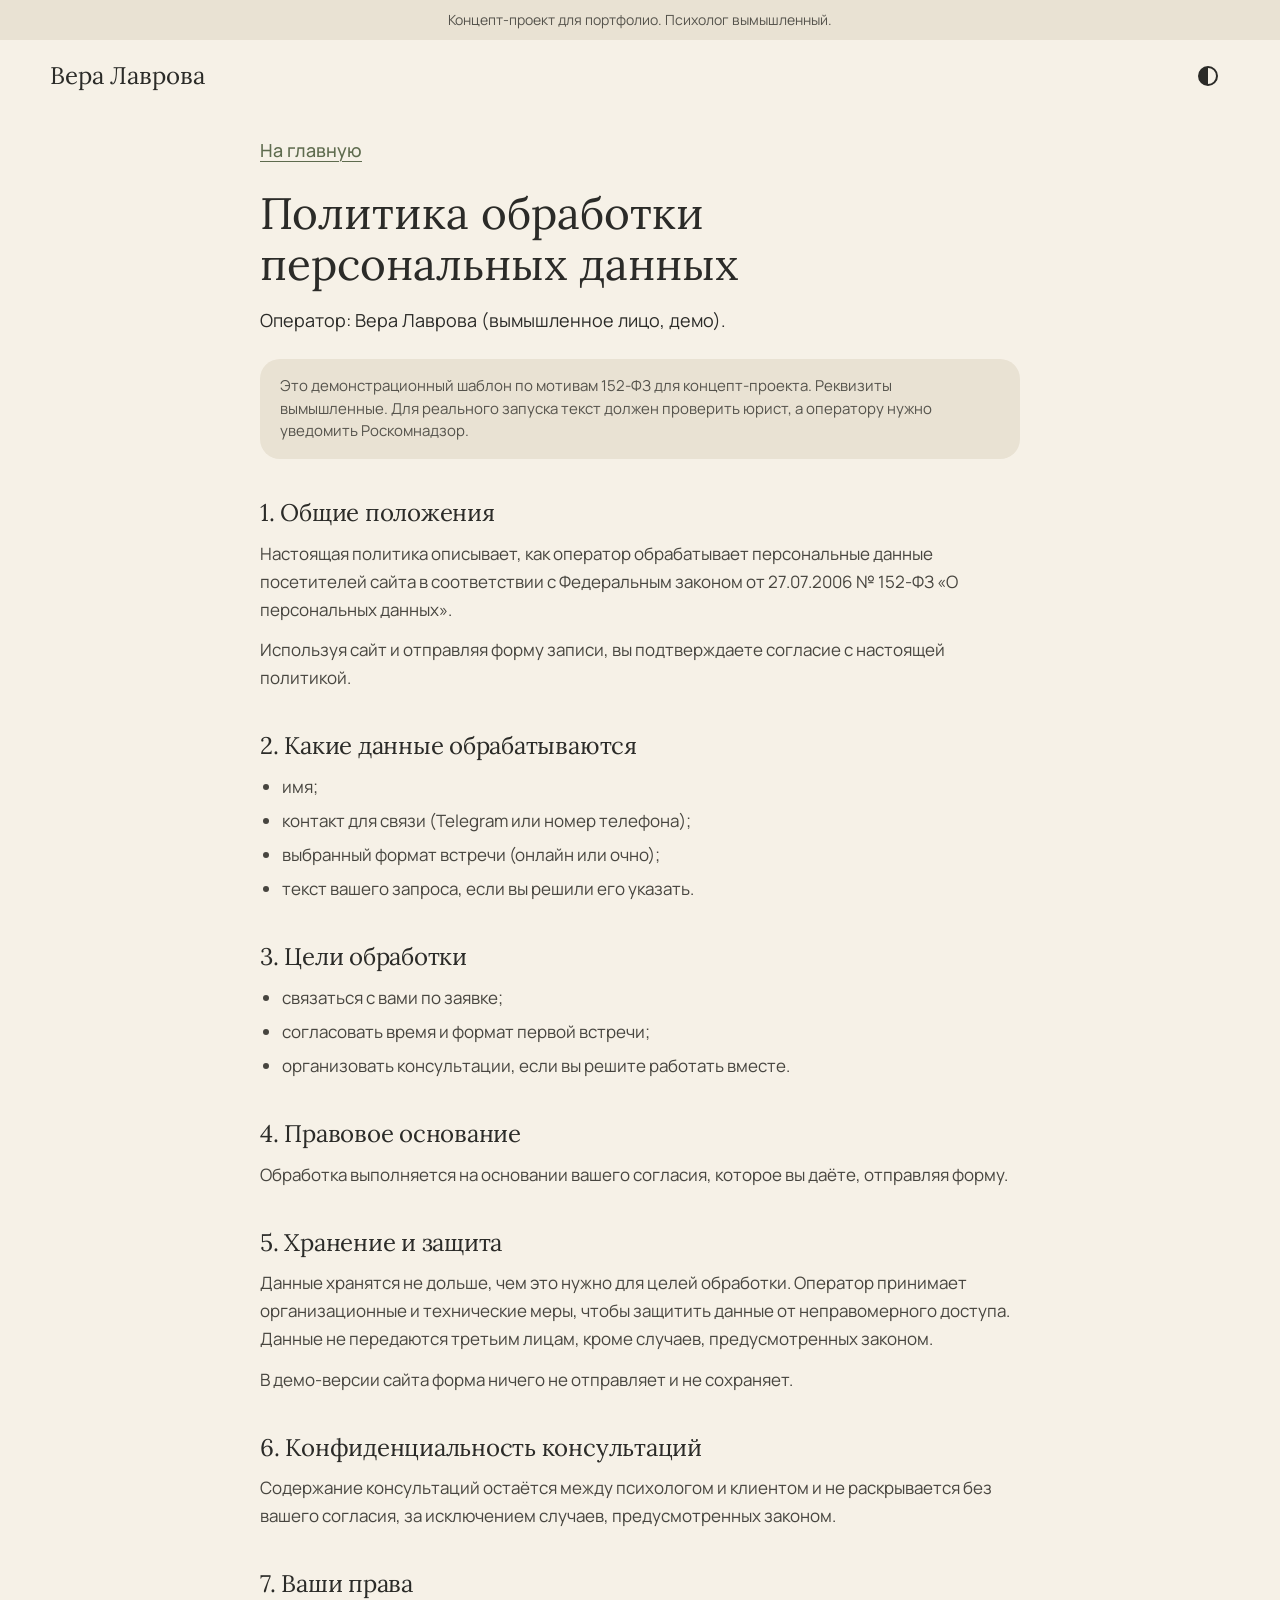
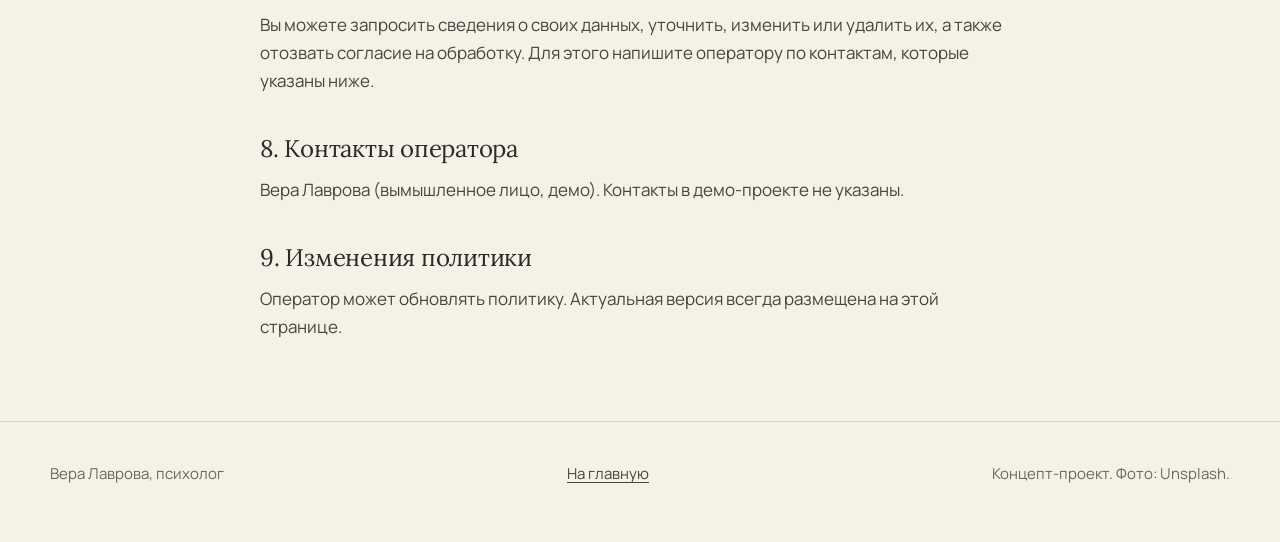
<file: privacy.html>
<!doctype html>
<html lang="ru">
<head>
  <meta charset="utf-8">
  <meta name="viewport" content="width=device-width, initial-scale=1">
  <title>Политика обработки персональных данных. Вера Лаврова</title>
  <meta name="description" content="Демо-шаблон политики обработки персональных данных для концепт-проекта.">
  <meta name="robots" content="noindex">
  <meta name="theme-color" content="#F6F1E7">
  <link rel="icon" href="data:image/svg+xml,%3Csvg xmlns='http://www.w3.org/2000/svg' viewBox='0 0 64 64'%3E%3Ccircle cx='32' cy='32' r='32' fill='%235E6B4E'/%3E%3Ctext x='32' y='43' font-size='34' text-anchor='middle' fill='%23FFFDF8' font-family='Georgia,serif'%3E%D0%92%3C/text%3E%3C/svg%3E">
  <link rel="preconnect" href="https://fonts.googleapis.com">
  <link rel="preconnect" href="https://fonts.gstatic.com" crossorigin>
  <link href="https://fonts.googleapis.com/css2?family=Lora:ital,wght@0,400;1,400&family=Manrope:wght@400;500;600&display=swap" rel="stylesheet">
  <link rel="stylesheet" href="styles.css">
  <script>
    (function () {
      var d = document.documentElement;
      d.classList.add('js');
      try {
        var t = localStorage.getItem('theme');
        if (t === 'dark' || t === 'light') d.setAttribute('data-theme', t);
      } catch (e) {}
    })();
  </script>
</head>
<body>
  <div class="strip">Концепт-проект для портфолио. Психолог вымышленный.</div>

  <header class="site-header">
    <div class="container header-row">
      <a class="logo" href="index.html" aria-label="Вера Лаврова, на главную">Вера Лаврова</a>
      <div class="header-actions">
        <button class="theme-toggle" type="button" aria-label="Переключить тему оформления" data-theme-toggle>
          <span class="tt-dot" aria-hidden="true"></span>
        </button>
      </div>
    </div>
  </header>

  <main class="container doc">
    <a class="link-quiet back-link" href="index.html">На главную</a>
    <h1>Политика обработки персональных данных</h1>
    <p class="lead">Оператор: Вера Лаврова (вымышленное лицо, демо).</p>

    <div class="doc-warn">Это демонстрационный шаблон по мотивам 152-ФЗ для концепт-проекта. Реквизиты вымышленные. Для реального запуска текст должен проверить юрист, а оператору нужно уведомить Роскомнадзор.</div>

    <h2>1. Общие положения</h2>
    <p>Настоящая политика описывает, как оператор обрабатывает персональные данные посетителей сайта в соответствии с Федеральным законом от 27.07.2006 № 152-ФЗ «О персональных данных».</p>
    <p>Используя сайт и отправляя форму записи, вы подтверждаете согласие с настоящей политикой.</p>

    <h2>2. Какие данные обрабатываются</h2>
    <ul>
      <li>имя;</li>
      <li>контакт для связи (Telegram или номер телефона);</li>
      <li>выбранный формат встречи (онлайн или очно);</li>
      <li>текст вашего запроса, если вы решили его указать.</li>
    </ul>

    <h2>3. Цели обработки</h2>
    <ul>
      <li>связаться с вами по заявке;</li>
      <li>согласовать время и формат первой встречи;</li>
      <li>организовать консультации, если вы решите работать вместе.</li>
    </ul>

    <h2>4. Правовое основание</h2>
    <p>Обработка выполняется на основании вашего согласия, которое вы даёте, отправляя форму.</p>

    <h2>5. Хранение и защита</h2>
    <p>Данные хранятся не дольше, чем это нужно для целей обработки. Оператор принимает организационные и технические меры, чтобы защитить данные от неправомерного доступа. Данные не передаются третьим лицам, кроме случаев, предусмотренных законом.</p>
    <p>В демо-версии сайта форма ничего не отправляет и не сохраняет.</p>

    <h2>6. Конфиденциальность консультаций</h2>
    <p>Содержание консультаций остаётся между психологом и клиентом и не раскрывается без вашего согласия, за исключением случаев, предусмотренных законом.</p>

    <h2>7. Ваши права</h2>
    <p>Вы можете запросить сведения о своих данных, уточнить, изменить или удалить их, а также отозвать согласие на обработку. Для этого напишите оператору по контактам, которые указаны ниже.</p>

    <h2>8. Контакты оператора</h2>
    <p>Вера Лаврова (вымышленное лицо, демо). Контакты в демо-проекте не указаны.</p>

    <h2>9. Изменения политики</h2>
    <p>Оператор может обновлять политику. Актуальная версия всегда размещена на этой странице.</p>
  </main>

  <footer class="site-footer">
    <div class="container footer-row">
      <span>Вера Лаврова, психолог</span>
      <a href="index.html">На главную</a>
      <span>Концепт-проект. Фото: Unsplash.</span>
    </div>
  </footer>

  <script src="script.js"></script>
</body>
</html>
</file>
<file: styles.css>
/* Вера Лаврова, психолог. Демо-проект: персонаж вымышленный.
   Одна палитра, один акцент (шалфей). Скругления: кнопки и переключатели - таблетка,
   карточки и фото - 20-24px, поля - 14px. Тени и градиенты не используются. */

:root {
  --bg: #F6F1E7;
  --card: #FFFDF8;
  --strip-bg: #E9E2D3;
  --strip-text: #55534C;
  --text: #2B2B28;
  --text-2: #47453F;
  --muted: #6A675E;
  --accent: #5E6B4E;
  --accent-hover: #4E5A40;
  --on-accent: #FFFDF8;
  --photo-bg: #D9D4C3;
  --line: #DDD6C6;
  --field-border: #8C887B;
  --error: #9B3B2E;

  --font-head: "Lora", Georgia, "Times New Roman", serif;
  --font-body: "Manrope", system-ui, -apple-system, "Segoe UI", sans-serif;

  --gutter: 24px;
  --section-y: clamp(64px, 9vw, 100px);
  --header-h: 72px;
  color-scheme: light;
}

/* Светлая тема по умолчанию. Тёмная включается только выбором пользователя (запоминается). */
:root[data-theme="dark"] {
  --bg: #1E201B;
  --card: #272A23;
  --strip-bg: #2A2C25;
  --strip-text: #BDBAAE;
  --text: #EEEADF;
  --text-2: #D3CFC2;
  --muted: #A9A79B;
  --accent: #A8B88E;
  --accent-hover: #BDCBA5;
  --on-accent: #1E201B;
  --photo-bg: #2E3029;
  --line: #3A3D34;
  --field-border: #85836F;
  --error: #E59A8B;
  color-scheme: dark;
}

*, *::before, *::after { box-sizing: border-box; }

html {
  -webkit-text-size-adjust: 100%;
  scroll-padding-top: calc(var(--header-h) + 16px);
}

@media (prefers-reduced-motion: no-preference) {
  html { scroll-behavior: smooth; }
}

body {
  margin: 0;
  background: var(--bg);
  color: var(--text);
  font-family: var(--font-body);
  font-size: 17px;
  line-height: 1.6;
  font-weight: 400;
  overflow-x: hidden;
  -webkit-font-smoothing: antialiased;
}

@media (min-width: 768px) {
  body { font-size: 18px; }
}

img { display: block; max-width: 100%; height: auto; }
a { color: inherit; }
p { margin: 0; }

h1, h2, h3 {
  font-family: var(--font-head);
  font-weight: 400;
  margin: 0;
  color: var(--text);
}

h2 {
  font-size: clamp(28px, 4vw, 36px);
  line-height: 1.2;
  letter-spacing: -0.01em;
}

.container {
  width: min(100% - 2 * var(--gutter), 1180px);
  margin-inline: auto;
}

.section { padding-block: var(--section-y); }
.section > .container > h2 { margin-bottom: clamp(28px, 4vw, 44px); }

.skip-link {
  position: absolute;
  left: 16px;
  top: -80px;
  background: var(--accent);
  color: var(--on-accent);
  padding: 12px 20px;
  border-radius: 999px;
  font-weight: 600;
  text-decoration: none;
  z-index: 100;
}
.skip-link:focus { top: 12px; }

:focus-visible {
  outline: 3px solid var(--accent);
  outline-offset: 3px;
  border-radius: 6px;
}

/* ---------- Плашка ---------- */
.strip {
  background: var(--strip-bg);
  color: var(--strip-text);
  font-size: 14px;
  line-height: 1.4;
  text-align: center;
  padding: 10px var(--gutter);
}

/* ---------- Шапка ---------- */
.site-header {
  position: sticky;
  top: 0;
  z-index: 50;
  background: var(--bg);
}

.header-row {
  height: var(--header-h);
  display: flex;
  align-items: center;
  justify-content: space-between;
  gap: 16px;
}

.logo {
  font-family: var(--font-head);
  font-size: 24px;
  line-height: 1;
  text-decoration: none;
  color: var(--text);
  white-space: nowrap;
}

.header-actions { display: flex; align-items: center; gap: 8px; }

.nav { display: none; }

.nav-list {
  list-style: none;
  margin: 0;
  padding: 0;
  display: flex;
  align-items: center;
  gap: 32px;
}

.nav-list a:not(.btn) {
  text-decoration: none;
  font-size: 16px;
  font-weight: 500;
  color: var(--text);
  padding-block: 8px;
  transition: color 0.2s ease;
}
.nav-list a:not(.btn):hover { color: var(--accent); }

.theme-toggle,
.burger {
  width: 44px;
  height: 44px;
  display: inline-grid;
  place-items: center;
  border: 0;
  background: transparent;
  color: var(--text);
  border-radius: 999px;
  cursor: pointer;
  padding: 0;
  transition: background-color 0.2s ease;
}
.theme-toggle:hover,
.burger:hover { background: var(--strip-bg); }

.theme-toggle .tt-dot {
  width: 20px;
  height: 20px;
  border-radius: 50%;
  border: 2px solid currentColor;
  background: linear-gradient(90deg, currentColor 50%, transparent 50%);
}

.burger-lines,
.burger-lines::before,
.burger-lines::after {
  display: block;
  width: 22px;
  height: 2px;
  background: currentColor;
  border-radius: 2px;
  transition: transform 0.3s cubic-bezier(0.16, 1, 0.3, 1), opacity 0.2s ease;
}
.burger-lines { position: relative; }
.burger-lines::before,
.burger-lines::after { content: ""; position: absolute; left: 0; }
.burger-lines::before { top: -7px; }
.burger-lines::after { top: 7px; }
.burger[aria-expanded="true"] .burger-lines { background: transparent; }
.burger[aria-expanded="true"] .burger-lines::before { transform: translateY(7px) rotate(45deg); }
.burger[aria-expanded="true"] .burger-lines::after { transform: translateY(-7px) rotate(-45deg); }

/* мобильное меню */
@media (max-width: 959px) {
  .nav {
    position: absolute;
    left: 0;
    right: 0;
    top: 100%;
    background: var(--bg);
    padding: 8px var(--gutter) 28px;
    border-bottom: 1px solid var(--line);
  }
  .nav.is-open { display: block; }
  .nav-list { flex-direction: column; align-items: stretch; gap: 0; }
  .nav-list li { border-bottom: 1px solid var(--line); }
  .nav-list li:last-child { border-bottom: 0; padding-top: 20px; }
  .nav-list a:not(.btn) { display: block; font-size: 19px; padding-block: 16px; }
  .nav-list .btn { width: 100%; }
}

@media (min-width: 960px) {
  .nav { display: block; }
  .burger { display: none; }
  .header-row { gap: 32px; }
  .nav-list { gap: 28px; }
  .header-actions { order: 3; }
  .header-row .nav { order: 2; margin-left: auto; }
}

/* ---------- Кнопки ---------- */
.btn {
  display: inline-flex;
  align-items: center;
  justify-content: center;
  gap: 8px;
  font-family: var(--font-body);
  font-size: 17px;
  font-weight: 600;
  line-height: 1.2;
  text-decoration: none;
  white-space: nowrap;
  background: var(--accent);
  color: var(--on-accent);
  border: 0;
  border-radius: 999px;
  padding: 18px 30px;
  cursor: pointer;
  transition: background-color 0.2s ease, transform 0.2s cubic-bezier(0.16, 1, 0.3, 1);
}
.btn:hover { background: var(--accent-hover); }
.btn:active { transform: scale(0.98); }
.btn[disabled] { opacity: 0.7; cursor: progress; }
.btn-sm { padding: 12px 24px; font-size: 16px; }

.link-quiet {
  color: var(--accent);
  font-weight: 500;
  text-decoration: underline;
  text-underline-offset: 4px;
  text-decoration-thickness: 1px;
  transition: color 0.2s ease;
}
.link-quiet:hover { color: var(--accent-hover); }

/* ---------- Первый экран ---------- */
.hero { padding-block: 24px clamp(56px, 8vw, 88px); }

.hero-grid {
  display: grid;
  grid-template-columns: minmax(0, 1fr);
  gap: 40px;
  align-items: center;
}

.eyebrow {
  font-size: 14px;
  line-height: 1.4;
  letter-spacing: 0.08em;
  text-transform: uppercase;
  color: var(--accent);
  font-weight: 500;
  margin-bottom: 20px;
}

.hero h1 {
  font-size: clamp(36px, 8.6vw, 60px);
  line-height: 1.08;
  letter-spacing: -0.015em;
  margin-bottom: 24px;
}

.hero h1 em {
  font-style: italic;
  color: var(--accent);
  display: inline-block;
  padding-bottom: 0.1em;
}

.hero-sub {
  font-size: clamp(18px, 2.4vw, 20px);
  line-height: 1.55;
  color: var(--text-2);
  max-width: 34em;
  margin-bottom: 32px;
}

.hero-cta {
  display: flex;
  flex-wrap: wrap;
  align-items: center;
  gap: 20px 28px;
  margin-bottom: 24px;
}

.hero-meta { font-size: 15px; color: var(--muted); }

.hero-photo {
  margin: 0;
  background: var(--photo-bg);
  border-radius: 220px 220px 24px 24px;
  overflow: hidden;
  aspect-ratio: 4 / 5;
  max-height: 540px;
  width: 100%;
}
.hero-photo img { width: 100%; height: 100%; object-fit: cover; }

@media (min-width: 900px) {
  .hero { padding-top: 40px; }
  .hero-grid { grid-template-columns: minmax(0, 1.15fr) minmax(0, 0.85fr); gap: 72px; }
  .hero-photo { aspect-ratio: auto; height: 540px; max-height: none; }
}

@media (max-width: 899px) {
  .hero-photo { max-width: 460px; margin-inline: auto; border-radius: 200px 200px 24px 24px; }
}

@media (max-width: 480px) {
  .hero-cta .btn { width: 100%; padding-inline: 16px; font-size: 16px; }
  .hero-photo { border-radius: 160px 160px 24px 24px; }
}

/* ---------- Карточки ---------- */
.card {
  background: var(--card);
  border-radius: 20px;
  padding: 28px;
}

.cards-3 {
  list-style: none;
  margin: 0;
  padding: 0;
  display: grid;
  grid-template-columns: minmax(0, 1fr);
  gap: 16px;
}
.cards-3 .card { font-size: 18px; line-height: 1.5; color: var(--text); }

@media (min-width: 640px) {
  .cards-3 { grid-template-columns: repeat(2, minmax(0, 1fr)); gap: 24px; }
}
@media (min-width: 1000px) {
  .cards-3 { grid-template-columns: repeat(3, minmax(0, 1fr)); }
  .cards-3 .card { min-height: 128px; }
}

.note {
  margin-top: 32px;
  color: var(--text-2);
  max-width: 36em;
}

/* ---------- Обо мне ---------- */
.about-grid {
  display: grid;
  grid-template-columns: minmax(0, 1fr);
  gap: 40px;
}

.about-photo {
  margin: 0;
  background: var(--photo-bg);
  border-radius: 24px;
  overflow: hidden;
  aspect-ratio: 4 / 3;
}
.about-photo img { width: 100%; height: 100%; object-fit: cover; }

.about-grid h2 { margin-bottom: 24px; }

.about-text { font-size: clamp(18px, 2.4vw, 20px); line-height: 1.6; color: var(--text-2); max-width: 36em; }
.about-text strong { font-weight: 600; color: var(--text); }

.facts {
  margin: 36px 0 0;
  padding: 0;
  display: grid;
  grid-template-columns: minmax(0, 1fr);
  gap: 20px 32px;
}
.facts div { border-top: 1px solid var(--line); padding-top: 14px; }
.facts dt { font-size: 14px; color: var(--muted); margin-bottom: 4px; }
.facts dd { margin: 0; font-size: 17px; line-height: 1.45; color: var(--text); }

@media (min-width: 560px) {
  .facts { grid-template-columns: repeat(2, minmax(0, 1fr)); }
}
@media (min-width: 900px) {
  .about-grid { grid-template-columns: minmax(0, 0.9fr) minmax(0, 1.1fr); gap: 72px; align-items: start; }
  .about-photo { aspect-ratio: 4 / 5; position: sticky; top: calc(var(--header-h) + 24px); }
}

/* ---------- Как проходит работа ---------- */
.steps {
  list-style: none;
  margin: 0;
  padding: 0;
  display: grid;
  grid-template-columns: minmax(0, 1fr);
  gap: 32px;
}
.step { border-top: 1px solid var(--accent); padding-top: 20px; }
.step-num {
  display: block;
  font-family: var(--font-head);
  font-size: 32px;
  line-height: 1;
  color: var(--accent);
  margin-bottom: 16px;
}
.step h3 { font-size: 22px; line-height: 1.25; margin-bottom: 10px; }
.step p { color: var(--text-2); font-size: 17px; line-height: 1.55; }

@media (min-width: 640px) {
  .steps { grid-template-columns: repeat(2, minmax(0, 1fr)); gap: 40px 32px; }
}
@media (min-width: 1000px) {
  .steps { grid-template-columns: repeat(4, minmax(0, 1fr)); gap: 32px; }
}

.pledge {
  margin-top: 48px;
  font-family: var(--font-head);
  font-style: italic;
  font-size: clamp(22px, 3vw, 28px);
  line-height: 1.35;
  color: var(--accent);
  padding-bottom: 4px;
}

/* ---------- Стоимость ---------- */
.prices {
  list-style: none;
  margin: 0;
  padding: 0;
  display: grid;
  grid-template-columns: minmax(0, 1fr);
  gap: 16px;
}
.price-card { padding: 32px 28px; }
.price-card h3 { font-family: var(--font-body); font-size: 18px; font-weight: 500; line-height: 1.4; color: var(--text-2); margin-bottom: 20px; }
.price {
  font-family: var(--font-head);
  font-size: clamp(40px, 6vw, 52px);
  line-height: 1.1;
  color: var(--text);
}
.price-sub { margin-top: 8px; font-size: 15px; color: var(--muted); }

@media (min-width: 720px) {
  .prices { grid-template-columns: repeat(2, minmax(0, 1fr)); gap: 24px; }
  .price-card { padding: 40px 36px; }
}

/* ---------- Отзывы ---------- */
.quotes {
  list-style: none;
  margin: 0;
  padding: 0;
  display: grid;
  grid-template-columns: minmax(0, 1fr);
  gap: 16px;
}
.quote { display: flex; flex-direction: column; justify-content: space-between; gap: 24px; margin: 0; }
.quote blockquote { margin: 0; font-family: var(--font-head); font-size: 20px; line-height: 1.5; color: var(--text); }
.quote figcaption { font-size: 15px; color: var(--muted); }
.quote figcaption b { color: var(--text-2); font-weight: 600; }

@media (min-width: 900px) {
  .quotes { grid-template-columns: repeat(2, minmax(0, 1fr)); gap: 24px; }
  .quote-lead { grid-row: span 2; padding: 40px; }
  .quote-lead blockquote { font-size: 28px; line-height: 1.4; }
}

.demo-note { margin-top: 24px; font-size: 14px; color: var(--muted); }

/* ---------- FAQ ---------- */
.faq { max-width: 820px; }
.faq details { border-bottom: 1px solid var(--line); }
.faq details:first-child { border-top: 1px solid var(--line); }
.faq summary {
  list-style: none;
  cursor: pointer;
  display: flex;
  justify-content: space-between;
  align-items: center;
  gap: 24px;
  padding-block: 22px;
  font-size: 19px;
  font-weight: 500;
  line-height: 1.4;
  color: var(--text);
}
.faq summary::-webkit-details-marker { display: none; }
.faq summary::after {
  content: "";
  flex: none;
  width: 12px;
  height: 12px;
  border-right: 2px solid var(--accent);
  border-bottom: 2px solid var(--accent);
  margin-top: -6px;
  transform: rotate(45deg);
  transition: transform 0.3s cubic-bezier(0.16, 1, 0.3, 1);
}
.faq details[open] summary::after { transform: rotate(225deg); }
.faq summary:hover { color: var(--accent); }
.faq .answer { padding: 0 48px 24px 0; color: var(--text-2); font-size: 17px; line-height: 1.6; }

/* ---------- Форма ---------- */
.form-wrap { max-width: 640px; }
.form-card { padding: 28px 24px; }
@media (min-width: 640px) { .form-card { padding: 44px; } }

.field { margin-bottom: 24px; }
.field label,
.field .label {
  display: block;
  font-size: 16px;
  font-weight: 600;
  color: var(--text);
  margin-bottom: 8px;
}
.field .opt { font-weight: 400; color: var(--muted); }

.input {
  width: 100%;
  font: inherit;
  font-size: 17px;
  line-height: 1.4;
  color: var(--text);
  background: var(--bg);
  border: 1.5px solid var(--field-border);
  border-radius: 14px;
  padding: 15px 16px;
  transition: border-color 0.2s ease;
}
.input::placeholder { color: var(--muted); opacity: 1; }
.input:focus { outline: 3px solid var(--accent); outline-offset: 1px; border-color: var(--accent); }
textarea.input { min-height: 132px; resize: vertical; }
.input[aria-invalid="true"] { border-color: var(--error); }

.help { margin-top: 6px; font-size: 14px; color: var(--muted); }
.error { margin-top: 6px; font-size: 15px; color: var(--error); font-weight: 500; }
.error:empty { display: none; }

.seg {
  display: grid;
  grid-template-columns: repeat(2, minmax(0, 1fr));
  gap: 6px;
  background: var(--bg);
  border: 1.5px solid var(--field-border);
  border-radius: 999px;
  padding: 5px;
  border-width: 1.5px;
}
.seg input { position: absolute; opacity: 0; pointer-events: none; }
.seg label {
  margin: 0;
  text-align: center;
  padding: 12px 10px;
  border-radius: 999px;
  cursor: pointer;
  font-weight: 600;
  font-size: 16px;
  color: var(--text-2);
  transition: background-color 0.2s ease, color 0.2s ease;
}
.seg input:checked + label { background: var(--accent); color: var(--on-accent); }
.seg input:focus-visible + label { outline: 3px solid var(--accent); outline-offset: 3px; }
.seg fieldset { display: contents; }

fieldset.field { border: 0; padding: 0; margin: 0 0 24px; min-width: 0; }
fieldset.field legend { padding: 0; }

.form-card .btn { width: 100%; margin-top: 8px; }
.form-foot { margin-top: 20px; font-size: 14px; line-height: 1.55; color: var(--muted); }
.form-foot a { color: var(--accent); text-underline-offset: 3px; }

.success { text-align: left; }
.success h3 { font-size: clamp(26px, 4vw, 32px); line-height: 1.25; margin-bottom: 12px; }
.success p { color: var(--text-2); }
.success .demo-note { margin-top: 16px; }
.success:focus { outline: none; }

/* ---------- Футер ---------- */
.site-footer { padding-block: 40px 56px; border-top: 1px solid var(--line); }
.footer-row { display: flex; flex-wrap: wrap; gap: 12px 32px; justify-content: space-between; font-size: 15px; color: var(--muted); }
.footer-row a { color: var(--text-2); text-underline-offset: 3px; }
.footer-row a:hover { color: var(--accent); }

/* ---------- Страница политики ---------- */
.doc { max-width: 760px; padding-block: 24px 80px; }
.doc h1 { font-size: clamp(32px, 6vw, 44px); line-height: 1.15; margin-bottom: 16px; }
.doc h2 { font-size: 24px; margin: 40px 0 12px; }
.doc p, .doc li { color: var(--text-2); font-size: 17px; line-height: 1.65; }
.doc p + p { margin-top: 12px; }
.doc ul { padding-left: 22px; margin: 12px 0 0; }
.doc li + li { margin-top: 6px; }
.doc .lead { font-size: 18px; color: var(--text); }
.doc-warn { background: var(--strip-bg); color: var(--strip-text); border-radius: 20px; padding: 16px 20px; font-size: 15px; line-height: 1.5; margin: 24px 0; }
.back-link { display: inline-block; margin-bottom: 24px; }

/* ---------- Появление при прокрутке ---------- */
@media (prefers-reduced-motion: no-preference) {
  .js .reveal {
    opacity: 0;
    transform: translateY(18px);
    transition: opacity 0.7s cubic-bezier(0.16, 1, 0.3, 1), transform 0.7s cubic-bezier(0.16, 1, 0.3, 1);
    transition-delay: calc(var(--i, 0) * 70ms);
  }
  .js .reveal.is-in { opacity: 1; transform: none; }
}
</file>
